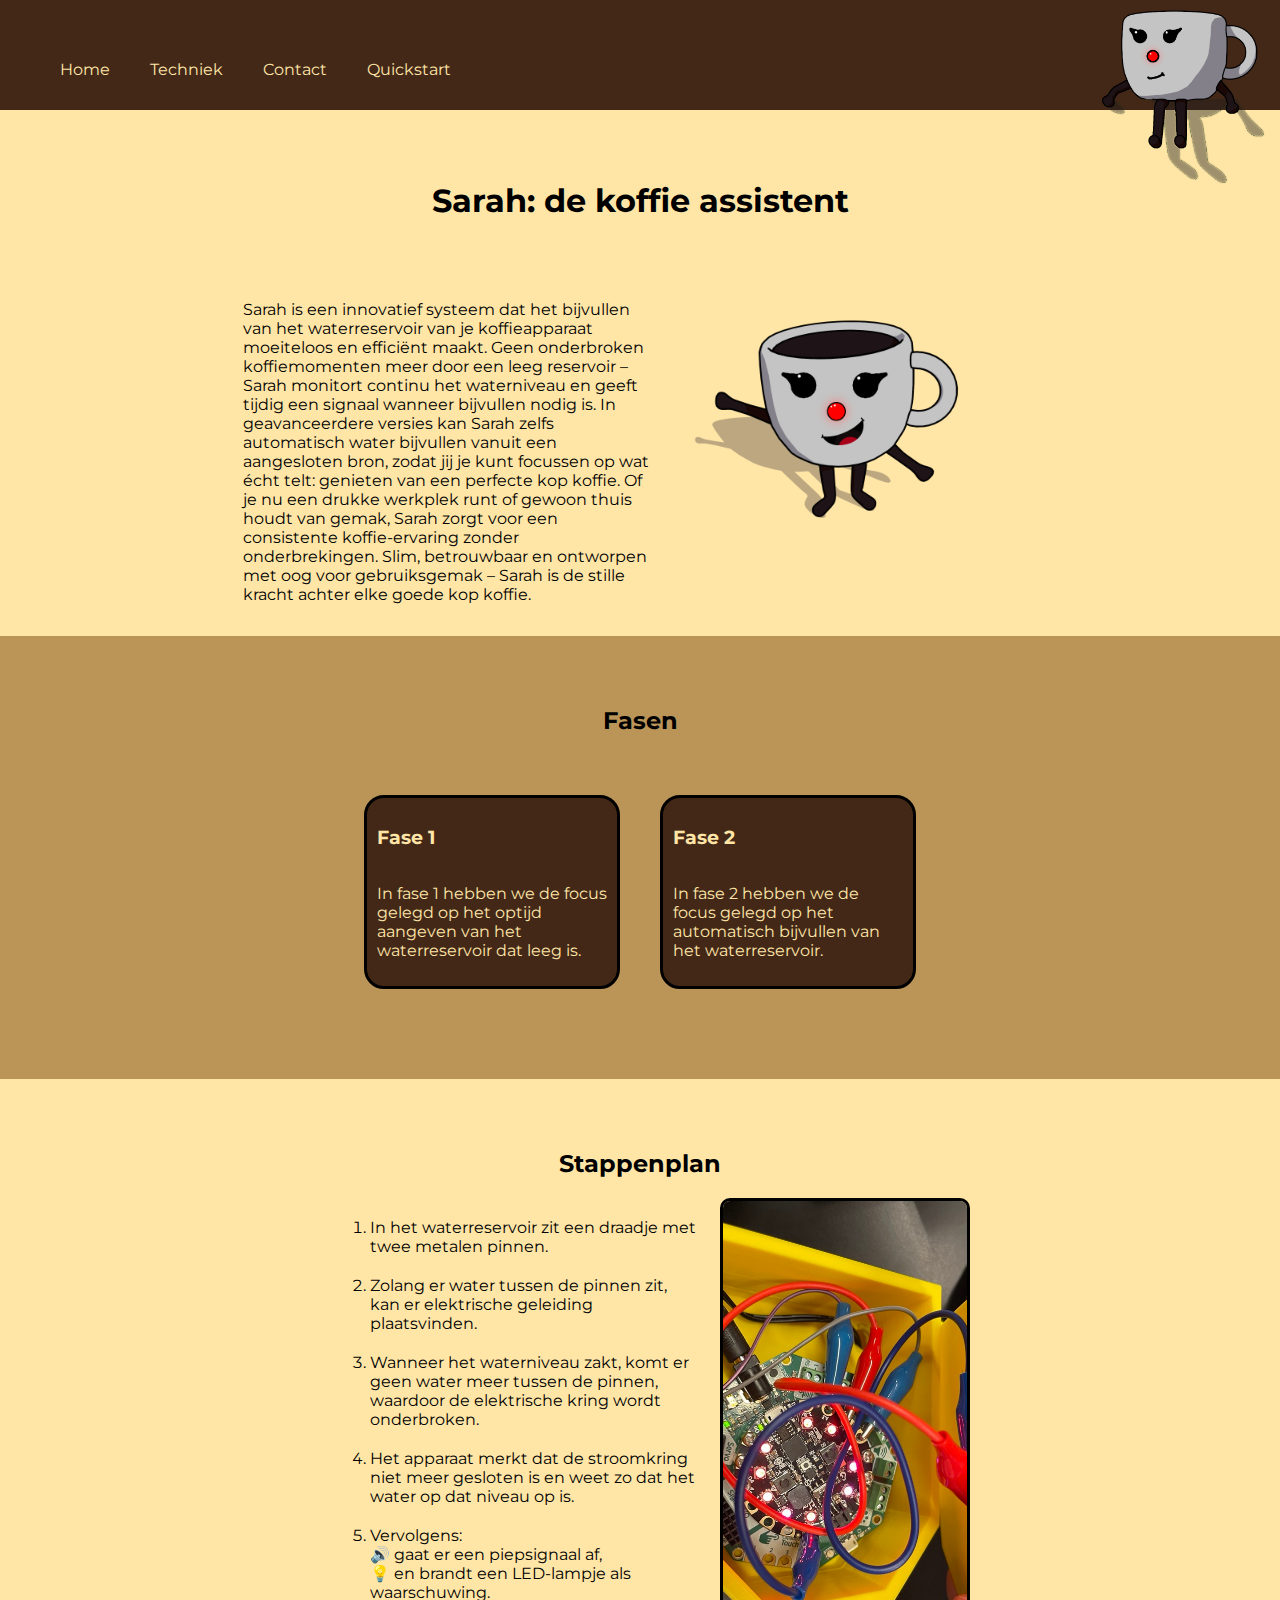
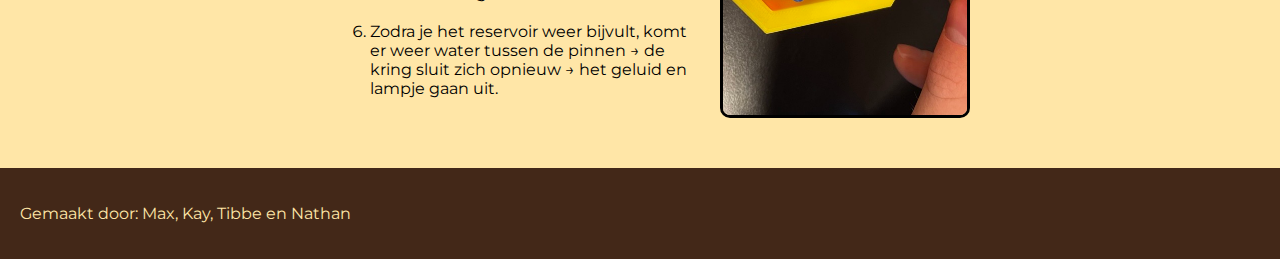
<file: index.html>
<!DOCTYPE html>
<html lang="en">

<head>
    <meta charset="UTF-8">
    <meta name="viewport" content="width=device-width, initial-scale=1.0">
    <title>Sarah</title>
    <link rel="stylesheet" href="css/style.css">
</head>

<body>
    <div class="header-box">
        <header>
            <nav>
                <a href="index.html">Home</a>
                <a href="techniek.html">Techniek</a>
                <a href="2contact.html">Contact</a>
                <a href="quickstart.html">Quickstart</a>
                <a class="empty-element"></a>
                <img class="sarah-nav" src="images/navbarpose.png" alt="Sarah">
            </nav>
        </header>
    </div>
    <main>
        <section>
            <h1>
                Sarah: de koffie assistent
            </h1>
            <div class="div-row">
                <p class="p1">
                    Sarah is een innovatief systeem dat het bijvullen van het waterreservoir van je koffieapparaat
                    moeiteloos en efficiënt maakt. Geen onderbroken koffiemomenten meer door een leeg reservoir –
                    Sarah monitort continu het waterniveau en geeft tijdig een signaal wanneer bijvullen nodig is.
                    In geavanceerdere versies kan Sarah zelfs automatisch water bijvullen vanuit een aangesloten
                    bron, zodat jij je kunt focussen op wat écht telt: genieten van een perfecte kop koffie.
                    Of je nu een drukke werkplek runt of gewoon thuis houdt van gemak, Sarah zorgt voor een
                    consistente koffie-ervaring zonder onderbrekingen. Slim, betrouwbaar en ontworpen met oog voor
                    gebruiksgemak – Sarah is de stille kracht achter elke goede kop koffie.
                </p>
                <img class="sarah" src="images/welkompose.png" alt="Sarah: de koffie assistent">
            </div>
        </section>
        <div class="section-box-1">
            <section class="fasen">
                <h2>
                    Fasen
                </h2>
                <div class="div-row">
                    <div class="div-fase">
                        <h3>
                            Fase 1
                        </h3>
                        <p>
                            In fase 1 hebben we de focus gelegd op het optijd aangeven van het waterreservoir dat leeg
                            is.
                        </p>
                    </div>
                    <div class="div-fase">
                        <h3>
                            Fase 2
                        </h3>
                        <p>
                            In fase 2 hebben we de focus gelegd op het automatisch bijvullen van het waterreservoir.
                        </p>
                    </div>
                </div>
            </section>
        </div>
        <section class="tech">
            <h2>
                Stappenplan
            </h2>
            <div class="tech-box">
                <ol class="p1">
                    <li>
                        In het waterreservoir zit een draadje met twee metalen pinnen.
                    </li>
                    <li>
                        Zolang er water tussen de pinnen zit, kan er elektrische geleiding plaatsvinden.
                    </li>
                    <li>
                        Wanneer het waterniveau zakt, komt er geen water meer tussen de pinnen, waardoor de elektrische
                        kring wordt onderbroken.
                    </li>
                    <li>
                        Het apparaat merkt dat de stroomkring niet meer gesloten is en weet zo dat het water op dat
                        niveau
                        op is.
                    </li>
                    <li>
                        Vervolgens:
                        <br> 🔊 gaat er een piepsignaal af,
                        <br> 💡 en brandt een LED-lampje als waarschuwing.

                    </li>
                    <li>
                        Zodra je het reservoir weer bijvult, komt er weer water tussen de pinnen → de kring sluit zich
                        opnieuw → het geluid en lampje gaan uit.
                    </li>
                </ol>
                <img class="sarah2" src="images/Image.jpg" alt="Sarah">
            </div>
        </section>
    </main>
    <footer>
        <p>
            Gemaakt door: Max, Kay, Tibbe en Nathan
        </p>
    </footer>
</body>

</html>
</file>
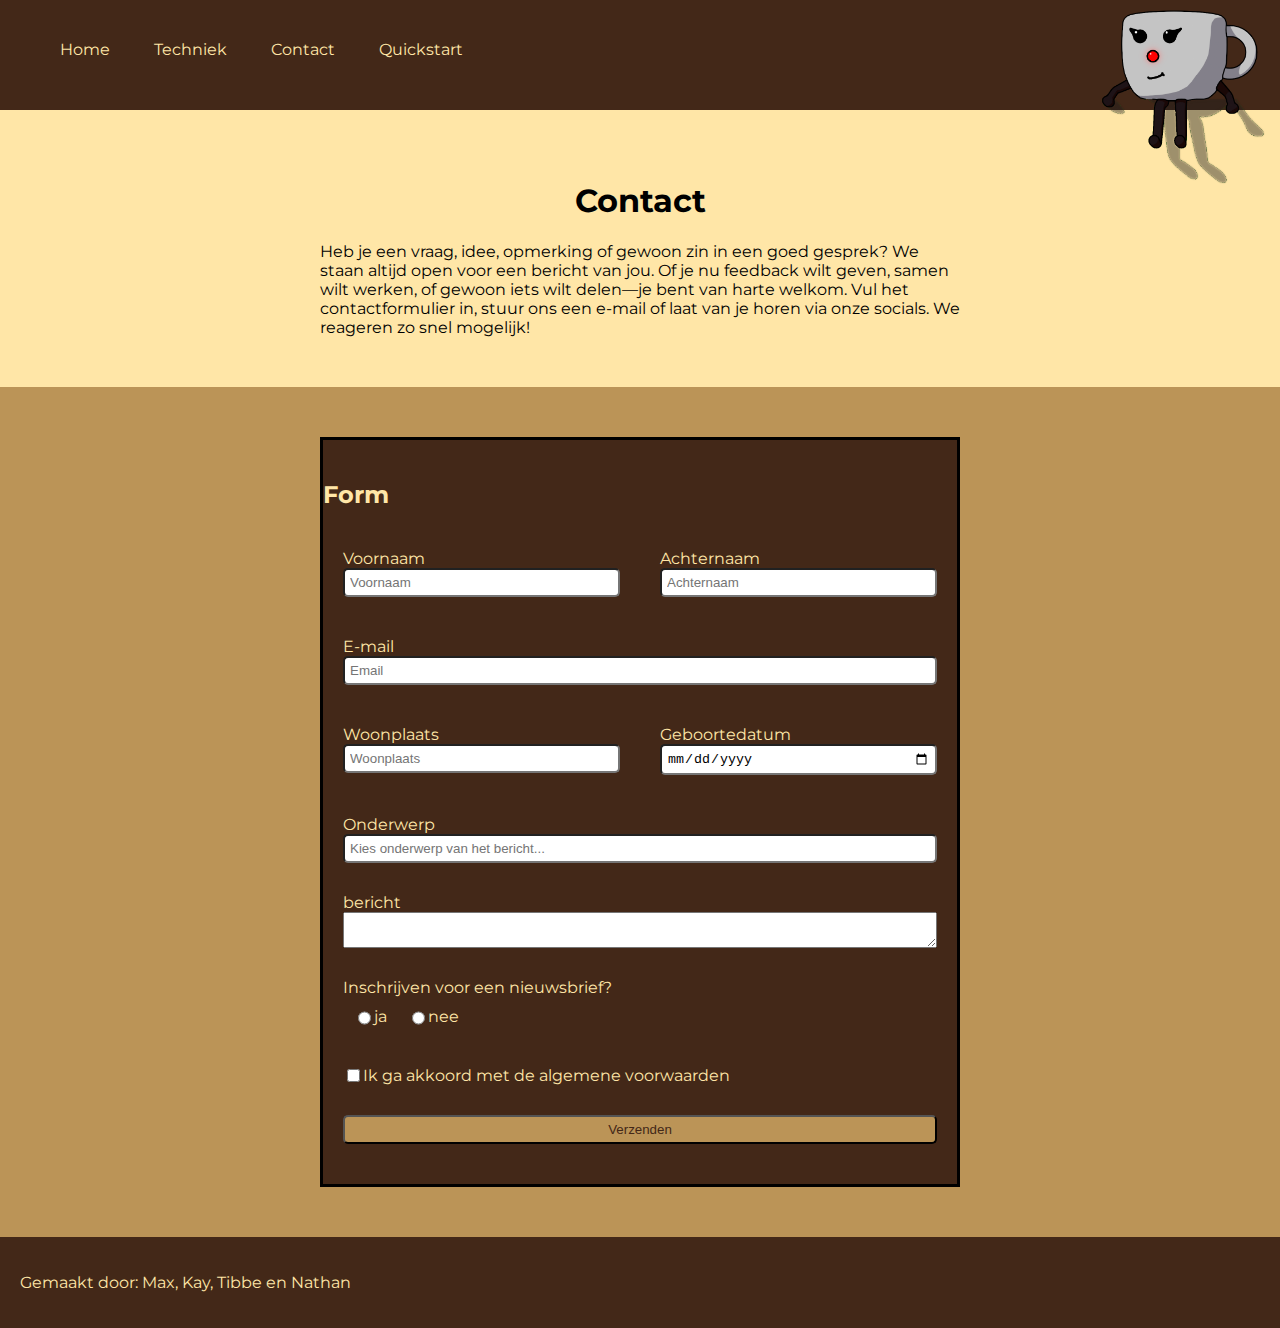
<file: 2contact.html>
<!DOCTYPE html>
<html lang="en">

<head>
    <meta charset="UTF-8">
    <meta name="viewport" content="width=device-width, initial-scale=1.0">
    <title>Sarah</title>
    <link rel="stylesheet" href="css/style.css">
</head>

<body>
    <div class="header-box">
        <header>
            <nav>
                <div class="nav-a-box">
                    <a href="index.html">Home</a>
                    <a href="techniek.html">Techniek</a>
                    <a href="2contact.html">Contact</a>
                    <a href="quickstart.html">Quickstart</a>
                </div>
                <img class="sarah-nav" src="images/navbarpose.png" alt="Sarah">
            </nav>
        </header>
    </div>
    <main>
        <section>
            <h1>
                Contact
            </h1>
            <p class="p2">
                Heb je een vraag, idee, opmerking of gewoon zin in een goed gesprek? We staan altijd open voor een
                bericht van jou. Of je nu feedback wilt geven, samen wilt werken, of gewoon iets wilt delen—je bent van
                harte welkom. Vul het contactformulier in, stuur ons een e-mail of laat van je horen via onze socials.
                We reageren zo snel mogelijk!
            </p>
        </section>
        <form>
            <div class="form-box">
                <h2>
                    Form
                </h2>
                <div class="form-1">
                    <div class="form-2">
                        <label for="first-name">
                            Voornaam
                        </label>
                        <input type="text" name="first-name" id="first-name" placeholder="Voornaam" required>

                    </div>
                    <div class="form-2">
                        <label for="last-name">
                            Achternaam
                        </label>
                        <input type="text" name="last-name" id="last-name" placeholder="Achternaam" required>
                    </div>
                </div>
                <div class="form-2">
                    <label for="email">
                        E-mail
                    </label>
                    <input type="email" name="email" id="email" placeholder="Email" required>
                </div>
                <div class="form-1">
                    <div class="form-2">
                        <label for="city">
                            Woonplaats
                        </label>
                        <input type="text" name="city" id="city" placeholder="Woonplaats" required>

                    </div>
                    <div class="form-2">
                        <label for="birth-date">
                            Geboortedatum
                        </label>
                        <input type="date" name="birth-date" id="birth-date" required>
                    </div>
                </div>
                <div class="form-2">
                    <label for="subject">
                        Onderwerp
                    </label>
                    <input type="text" name="subject" id="subject" placeholder="Kies onderwerp van het bericht..."
                        required>
                </div>
                <div class="form-2">
                    <label>
                        bericht
                    </label>
                    <textarea required>

            </textarea>
                </div>
                <div class="form-2">
                    <label>
                        Inschrijven voor een nieuwsbrief?
                    </label>
                    <div class="radio">
                        <div class="radio-2">
                            <input type="radio" name="newspaper" id="newspaper-yes">
                            <label for="newspaper-yes">
                                ja
                            </label>
                        </div>
                        <div class="radio-2">
                            <input type="radio" name="newspaper" id="newspaper-no">
                            <label for="newspaper-no">
                                nee
                            </label>
                        </div>
                    </div>
                </div>
                <div class="form-2">
                    <div class="checkbox">
                        <input type="checkbox" name="checkbox" id="checkbox" required>
                        <label for="checkbox">
                            Ik ga akkoord met de algemene voorwaarden
                        </label>
                    </div>
                </div>
                <div class="form-2">
                    <input class="button" type="button" value="Verzenden">
                </div>
            </div>
        </form>
    </main>
    <footer>
        <p>
            Gemaakt door: Max, Kay, Tibbe en Nathan
        </p>
    </footer>
</body>

</html>
</file>
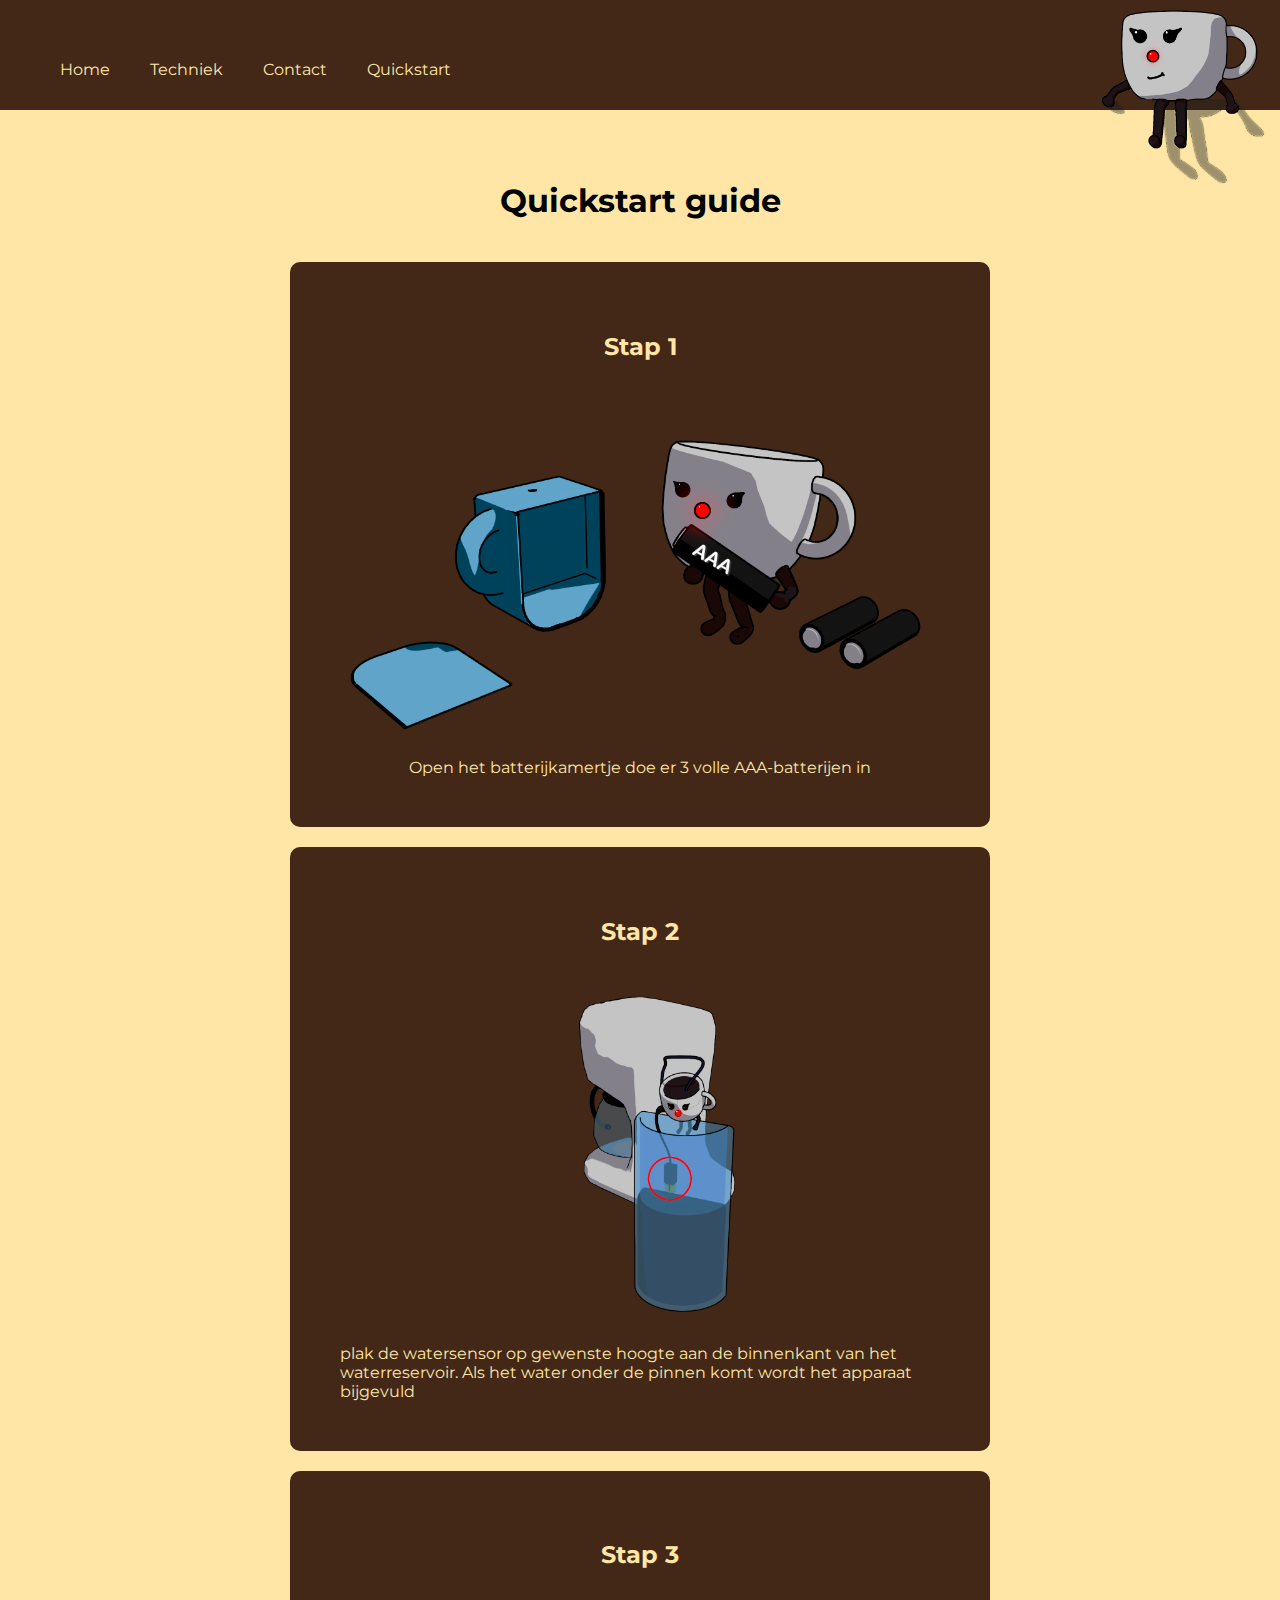
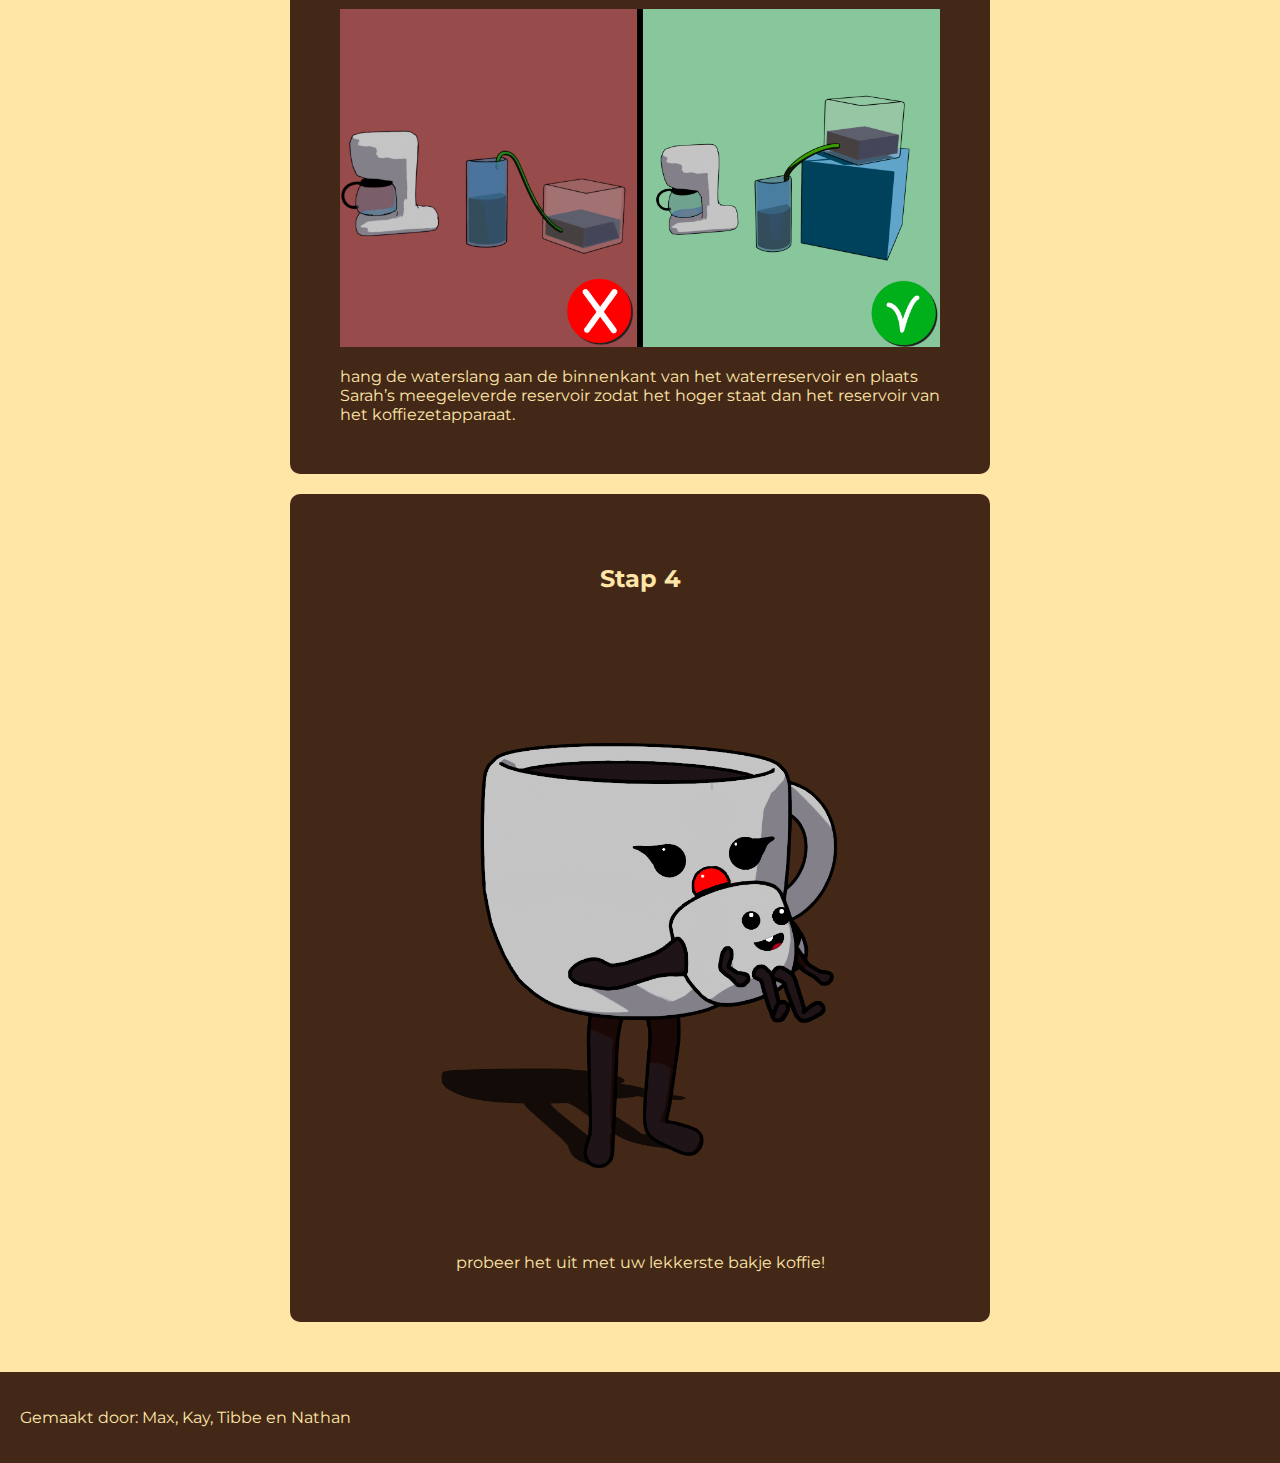
<file: quickstart.html>
<!DOCTYPE html>
<html lang="en">

<head>
  <meta charset="UTF-8" />
  <meta name="viewport" content="width=device-width, initial-scale=1.0" />
  <title>Quickstart guide - Sarah de koffieassistent</title>
  <link rel="stylesheet" href="css/style.css" />
</head>

<body>
  <div class="header-box">
    <header>
      <nav>
        <a href="index.html">Home</a>
        <a href="techniek.html">Techniek</a>
        <a href="2contact.html">Contact</a>
        <a href="quickstart.html">Quickstart</a>
        <a class="empty-element"></a>
        <img class="sarah-nav" src="images/navbarpose.png" alt="Sarah" />
      </nav>
    </header>
  </div>
  <main class="quickstart">
    <h1>Quickstart guide</h1>
    <section class="quickstartSect">
      <h2>Stap 1</h2>
      <img src="images/QS1.png" alt="batterijen" />
      <span>Open het batterijkamertje doe er 3 volle AAA-batterijen in</span>
    </section>
    <section class="quickstartSect">
      <h2>Stap 2</h2>
      <img src="images/QS2.png" alt="pinnen in reservoir" />
      <span>plak de watersensor op gewenste hoogte aan de binnenkant van het
        waterreservoir. Als het water onder de pinnen komt wordt het apparaat
        bijgevuld</span>
    </section>
    <section class="quickstartSect">
      <h2>Stap 3</h2>
      <img src="images/QS3.png" alt="goed en fout reservoir" />
      <span>hang de waterslang aan de binnenkant van het waterreservoir en plaats
        Sarah’s meegeleverde reservoir zodat het hoger staat dan het reservoir
        van het koffiezetapparaat.</span>
    </section>
    <section class="quickstartSect">
      <h2>Stap 4</h2>
      <img src="images/inception.png" alt="kopje koffie drinken" />
      <span>probeer het uit met uw lekkerste bakje koffie! </span>
    </section>
  </main>
  <footer>
    <p>Gemaakt door: Max, Kay, Tibbe en Nathan</p>
  </footer>
</body>

</html>
</file>
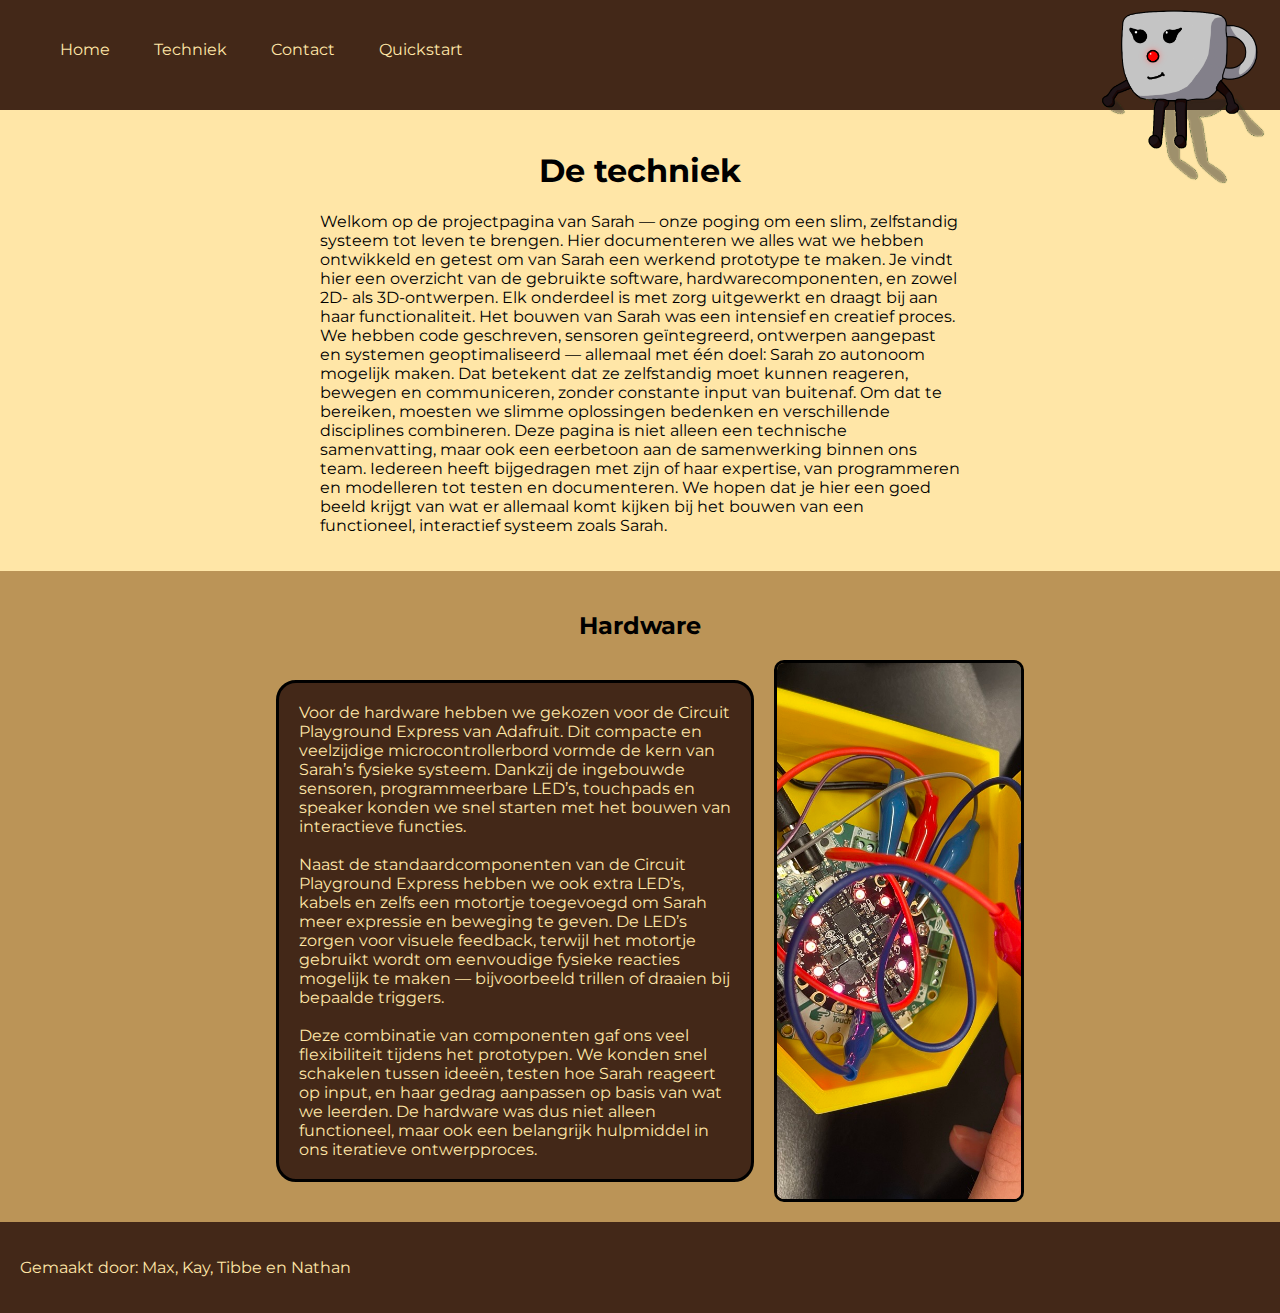
<file: techniek.html>
<!DOCTYPE html>
<html lang="en">

<head>
    <meta charset="UTF-8">
    <meta name="viewport" content="width=device-width, initial-scale=1.0">
    <title>Sarah</title>
    <link rel="stylesheet" href="css/style.css">
</head>

<body>
    <div class="header-box">
        <header>
            <nav>
                <div class="nav-a-box">
                    <a href="index.html">Home</a>
                    <a href="techniek.html">Techniek</a>
                    <a href="2contact.html">Contact</a>
                    <a href="quickstart.html">Quickstart</a>
                </div>
                <img class="sarah-nav" src="images/navbarpose.png" alt="Sarah">
            </nav>
        </header>
    </div>
    <main>
        <section class="technologie-introduction">
            <h1>
                De techniek
            </h1>
            <div class="technologie-introduction-text">
                Welkom op de projectpagina van Sarah — onze poging om een slim, zelfstandig systeem tot leven te
                brengen. Hier documenteren we alles wat we hebben ontwikkeld en getest om van Sarah een werkend
                prototype te maken. Je vindt hier een overzicht van de gebruikte software, hardwarecomponenten, en
                zowel 2D- als 3D-ontwerpen. Elk onderdeel is met zorg uitgewerkt en draagt bij aan haar
                functionaliteit.
                Het bouwen van Sarah was een intensief en creatief proces. We hebben code geschreven, sensoren
                geïntegreerd, ontwerpen aangepast en systemen geoptimaliseerd — allemaal met één doel: Sarah zo
                autonoom mogelijk maken. Dat betekent dat ze zelfstandig moet kunnen reageren, bewegen en
                communiceren, zonder constante input van buitenaf. Om dat te bereiken, moesten we slimme oplossingen
                bedenken en verschillende disciplines combineren.
                Deze pagina is niet alleen een technische samenvatting, maar ook een eerbetoon aan de samenwerking
                binnen ons team. Iedereen heeft bijgedragen met zijn of haar expertise, van programmeren en
                modelleren tot testen en documenteren. We hopen dat je hier een goed beeld krijgt van wat er
                allemaal komt kijken bij het bouwen van een functioneel, interactief systeem zoals Sarah.
                </p>
            </div>
        </section>
        <section class="hardware-section">
            <h2>
                Hardware
            </h2>
            <div class="hardware-box">
                <p class="hardware-p">
                    Voor de hardware hebben we gekozen voor de Circuit Playground Express van Adafruit. Dit compacte en
                    veelzijdige microcontrollerbord vormde de kern van Sarah’s fysieke systeem. Dankzij de ingebouwde
                    sensoren, programmeerbare LED’s, touchpads en speaker konden we snel starten met het bouwen van
                    interactieve functies.
                    <br><br>
                    Naast de standaardcomponenten van de Circuit Playground Express hebben we ook extra LED’s, kabels en
                    zelfs een motortje toegevoegd om Sarah meer expressie en beweging te geven. De LED’s zorgen voor
                    visuele feedback, terwijl het motortje gebruikt wordt om eenvoudige fysieke reacties mogelijk te
                    maken — bijvoorbeeld trillen of draaien bij bepaalde triggers.
                    <br><br>
                    Deze combinatie van componenten gaf ons veel flexibiliteit tijdens het prototypen. We konden snel
                    schakelen tussen ideeën, testen hoe Sarah reageert op input, en haar gedrag aanpassen op basis van
                    wat we leerden. De hardware was dus niet alleen functioneel, maar ook een belangrijk hulpmiddel in
                    ons iteratieve ontwerpproces.
                </p>
                <img class="hardware-img" src="images/Image.jpg" alt="hardware">
            </div>
        </section>
    </main>
    <footer>
        <p>
            Gemaakt door: Max, Kay, Tibbe en Nathan
        </p>
    </footer>
</body>

</html>
</file>
<file: css/style.css>
@import url("https://fonts.googleapis.com/css2?family=DM+Serif+Text:ital@0;1&family=Montserrat:ital,wght@0,100..900;1,100..900&display=swap");

.montserrat-uniquifier {
  font-family: "Montserrat", sans-serif;
  font-optical-sizing: auto;
  font-weight: weight;
  font-style: normal;
}

body {
  margin: 0;
  display: flex;
  flex-direction: column;
  background-color: #ffe6a7;
  height: 100vh;
  align-items: stretch;
  font-family: "Montserrat", sans-serif;
}

header {
  color: #ffe6a7;
  padding: 20px;
  height: 70px;
}

main {
  display: flex;
  flex-direction: column;
  align-items: center;
}

nav {
  display: flex;
  justify-content: space-between;
  align-items: start;
}

a {
  transition-duration: 0.5s;
  padding: 20px;
  text-decoration: none;
  color: #ffe6a7;
}

a:hover {
  transform: scale(1.4);
}

.empty-element {
  flex: 1;
}

.sarah-nav {
  width: 300px;
  position: absolute;
  top: -52px;
  left: 80vw;
}

.p1 {
  width: 32vw;
  margin: 0;
  text-align: start;
  height: 75%;
}

.hardware-img {
  display: block;
  width: 250px;
  object-fit: cover;
  border: solid 3px black;
  border-radius: 10px;
}

.sarah {
  display: block;
  width: 30vw;
  object-fit: cover;
  border-radius: 10px;
}

.sarah2 {
  display: block;
  width: 250px;
  object-fit: cover;
  border: solid 3px black;
  border-radius: 10px;
}

.div-row {
  display: flex;
  flex-direction: row;
  padding: 20px 0vw;
  align-items: center;
}

.div-fase {
  display: flex;
  flex-direction: column;
  margin: 20px;
  padding: 10px;
  width: 20vw;
  background-color: #432818;
  border: solid 3px black;
  border-radius: 20px;
  color: #ffe6a7;
}

section {
  display: flex;
  flex-direction: column;
  align-items: center;
  padding: 50px;
}

.header-box {
  width: 100%;
  padding: 20px;
  background-color: #432818;
}

.fasen {
  background-color: #bb9457;
}

.section-box-1 {
  width: 100%;
  background-color: #bb9457;
}

li {
  margin: 20px;
}

.tech-box {
  display: flex;
}

footer {
  background-color: #432818;
  color: #ffe6a7;
  padding: 20px;
}

.technologie-introduction {
  width: 100%;
  padding: 20px 0;
}

.technologie-introduction-text {
  max-width: 50vw;
}

h1 {
  text-align: center;
}

.hardware-box {
  display: flex;
  width: 60vw;
}

.hardware-section {
  width: 100%;
  padding: 20px 0;
  background-color: #bb9457;
}

.hardware-p {
  background-color: #432818;
  color: #ffe6a7;
  padding: 20px;
  margin: 20px;
  border: solid 3px black;
  border-radius: 20px;
}

.p2 {
  width: 50vw;
  margin: 0;
  text-align: start;
  height: 75%;
}

form {
  width: 100%;
  display: flex;
  align-items: center;
  flex-direction: column;
  background-color: #bb9457;
}

.form-box {
  align-items: baseline;
  border: 3px solid black;
  margin: 50px;
  padding: 20px 0;
  background-color: #432818;
  color: #ffe6a7;
  width: 50vw;
}

.main-contact {
  display: flex;
  flex-direction: column;
  align-items: center;
}

.form-1 {
  display: flex;
  flex-direction: row;
}

.form-2 {
  display: flex;
  flex-direction: column;
  margin: 10px;
  flex: 1;
  padding: 10px;
}

.radio {
  display: flex;
  flex-direction: row;
}

.radio-2 {
  display: flex;
  flex-direction: row;
  padding: 10px;
}

.checkbox {
  display: flex;
  flex-direction: row;
}

input {
  padding: 5px;
  border-radius: 5px;
}

.button {
  background-color: #bb9457;
  color: #432818;
}

textarea {
  max-width: 100%;
}

/* Nathan's code */

* {
  box-sizing: border-box;
}
.quickstart {
  margin: 50px 0;
  display: flex;
  flex-direction: column;
  gap: 20px;
}
.quickstartSect {
  width: 90vw;
  max-width: 700px;
  display: flex;
  flex-direction: column;
  gap: 10px;
  color: #ffe6a7;
  background-color: #432818;
  border-radius: 10px;
}

.quickstartSect img {
  width: 100%;
  margin: 10px;
}

/*   - - -   */

@media (max-width: 730px) {
  .sarah-nav {
    display: none;
  }
  .p1 {
    width: auto;
  }

  .tech-box {
    flex-direction: column-reverse;
    align-items: center;
  }
  .div-fase {
    width: 100%;
  }
  .sarah {
    width: 100%;
  }
  .div-row {
    flex-direction: column-reverse;
    gap: 50px;
  }
  nav {
    justify-content: center;
    text-align: center;
  }
  .nav-a-box {
    justify-self: center;
    display: flex;
    flex-direction: column;
    gap: 10px;
  }
  nav a {
    margin: 0;
  }
  header {
    height: fit-content;
  }
  .hardware-box {
    width: 100%;
    align-items: center;
    flex-direction: column-reverse;
  }
  .technologie-introduction-text {
    max-width: 90%;
  }
  .hardware-img {
    width: 90%;
  }
  .form-box {
    width: 90%;
  }
  .form-box h2 {
    text-align: center;
  }
  form {
    flex-direction: column;
  }
  form label {
    margin: 10px 0;
  }
  form input {
    padding: 20px;
  }
  .form-1 {
    flex-direction: column;
  }
  .p2 {
    width: 90vw;
  }
}
</file>
